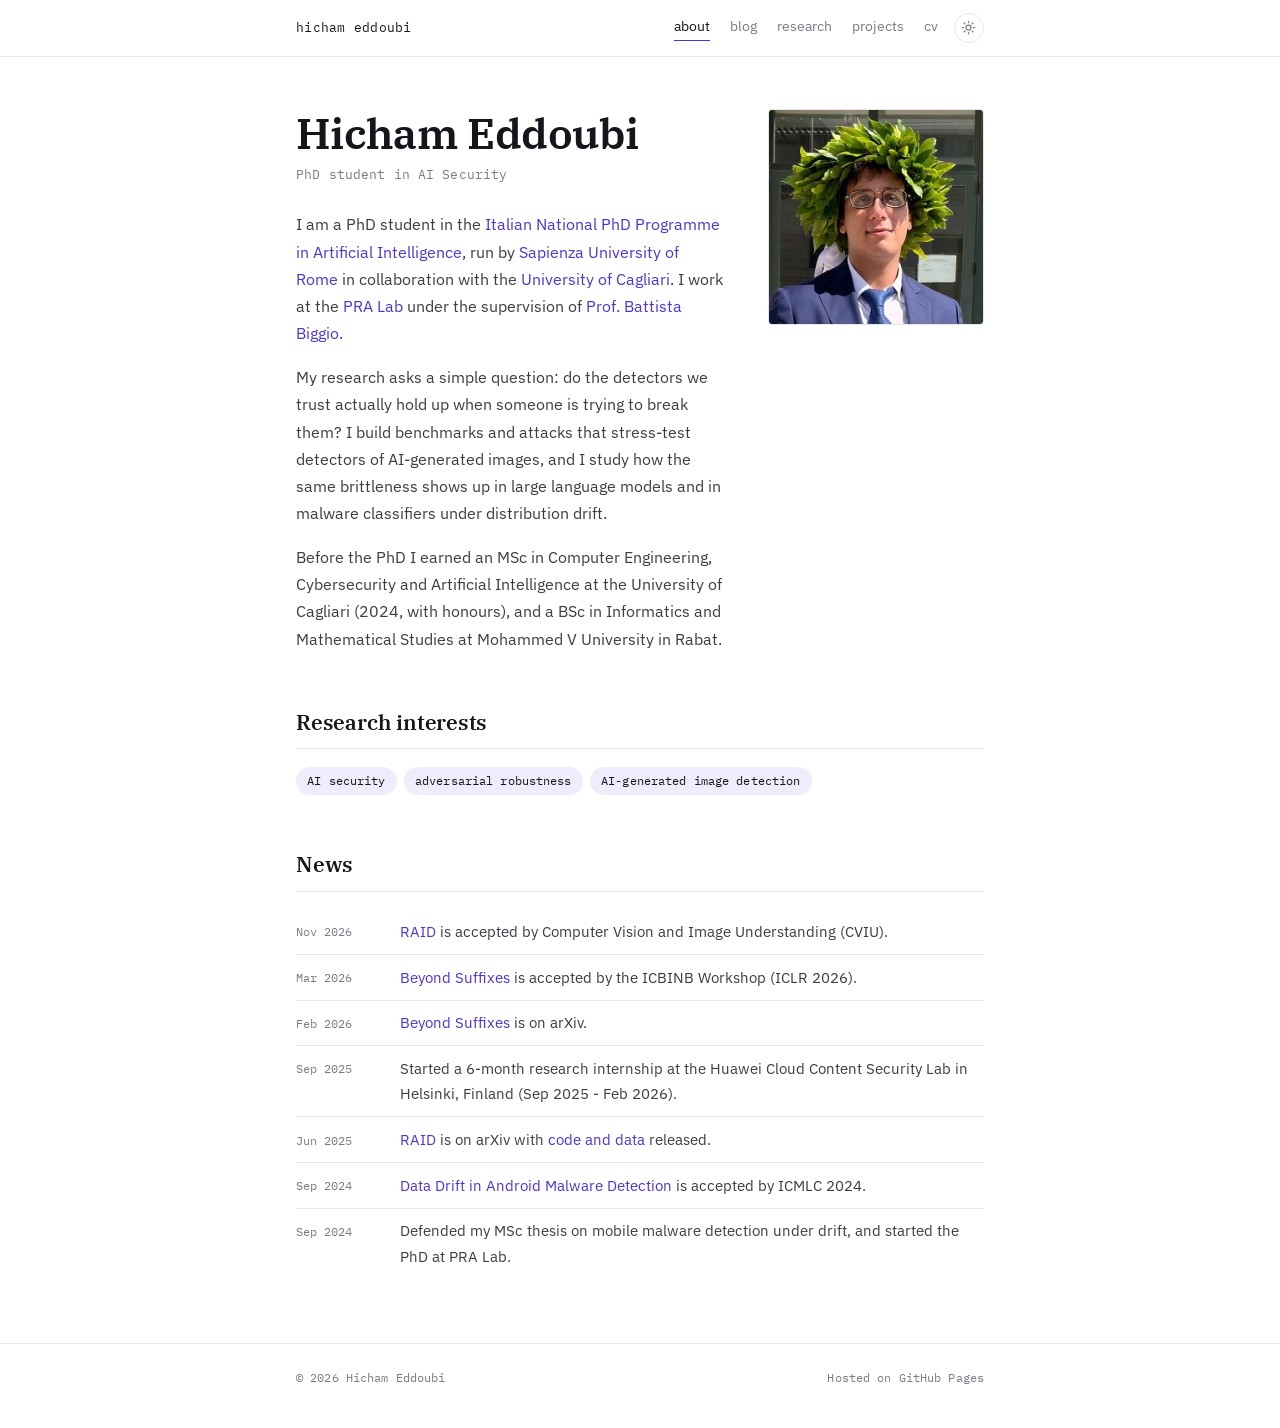
<file: index.html>
<!DOCTYPE html>
<html lang="en">
<head>
<meta charset="utf-8">
<meta name="viewport" content="width=device-width, initial-scale=1">
<title>Hicham Eddoubi</title>
<meta name="author" content="Hicham Eddoubi">
<meta name="description" content="Hicham Eddoubi is a PhD student in the Italian National PhD Programme in Artificial Intelligence, working on adversarial robustness and the detection of AI-generated images at PRA Lab, University of Cagliari.">
<meta name="keywords" content="Hicham Eddoubi, adversarial machine learning, AI-generated image detection, deepfake detection, AI security, PRA Lab, University of Cagliari, Sapienza">
<link rel="canonical" href="https://tsalmonking.github.io/">
<meta property="og:type" content="website">
<meta property="og:title" content="Hicham Eddoubi">
<meta property="og:description" content="PhD student working on adversarial robustness and AI-generated image detection.">
<link rel="icon" href="assets/img/favicon.svg" type="image/svg+xml">
<link rel="preconnect" href="https://fonts.googleapis.com">
<link rel="preconnect" href="https://fonts.gstatic.com" crossorigin>
<link href="https://fonts.googleapis.com/css2?family=IBM+Plex+Mono:wght@400;500&family=IBM+Plex+Sans:wght@400;500;600&family=IBM+Plex+Serif:wght@500;600&display=swap" rel="stylesheet">
<link rel="stylesheet" href="assets/css/main.css?v=pubs1">
</head>
<body>

<header class="masthead">
  <div class="wrap">
    <a class="brand" href="index.html">hicham eddoubi</a>
    <nav class="nav">
      <a href="index.html" aria-current="page">about</a>
      <a href="blog.html">blog</a>
      <a href="publications.html">research</a>
      <a href="projects.html">projects</a>
      <a href="cv.html">cv</a>
    </nav>
    <button class="theme-toggle" type="button" aria-label="Switch to dark theme">
      <svg class="icon-sun" viewBox="0 0 24 24" fill="none" stroke="currentColor" stroke-width="2" stroke-linecap="round" aria-hidden="true"><circle cx="12" cy="12" r="4"/><path d="M12 2v2M12 20v2M4.9 4.9l1.4 1.4M17.7 17.7l1.4 1.4M2 12h2M20 12h2M4.9 19.1l1.4-1.4M17.7 6.3l1.4-1.4"/></svg>
      <svg class="icon-moon" viewBox="0 0 24 24" fill="none" stroke="currentColor" stroke-width="2" stroke-linecap="round" stroke-linejoin="round" aria-hidden="true"><path d="M21 12.8A9 9 0 1 1 11.2 3a7 7 0 0 0 9.8 9.8z"/></svg>
    </button>
  </div>
</header>

<main>
  <div class="wrap">

    <section class="hero">
      <div>
        <h1>Hicham Eddoubi</h1>
        <p class="role">PhD student in AI Security</p>

        <p>I am a PhD student in the <a href="https://www.phd-ai.it/" target="_blank" rel="noopener">Italian National PhD Programme in Artificial Intelligence</a>, run by <a href="https://www.uniroma1.it/en" target="_blank" rel="noopener">Sapienza University of Rome</a> in collaboration with the <a href="https://www.unica.it/" target="_blank" rel="noopener">University of Cagliari</a>. I work at the <a href="https://pralab.diee.unica.it/" target="_blank" rel="noopener">PRA Lab</a> under the supervision of <a href="https://www.saiferlab.ai/people/battistabiggio" target="_blank" rel="noopener">Prof. Battista Biggio</a>.</p>

        <p>My research asks a simple question: do the detectors we trust actually hold up when someone is trying to break them? I build benchmarks and attacks that stress-test detectors of AI-generated images, and I study how the same brittleness shows up in large language models and in malware classifiers under distribution drift.</p>

        <p>Before the PhD I earned an MSc in Computer Engineering, Cybersecurity and Artificial Intelligence at the University of Cagliari (2024, with honours), and a BSc in Informatics and Mathematical Studies at Mohammed V University in Rabat.</p>
      </div>

      <div class="portrait">
        <figure>
          <img src="assets/img/he.jpg" alt="Portrait of Hicham Eddoubi" width="256" height="256">
        </figure>
      </div>
    </section>

    <section class="section">
      <h2>Research interests</h2>
      <ul class="tags">
        <li>AI security</li>
        <li>adversarial robustness</li>
        <li>AI-generated image detection</li>
      </ul>
    </section>

    <section class="section">
      <h2>News</h2>
      <ul class="news">
        <li>
          <time datetime="2026-11">Nov 2026</time>
          <span><a href="https://www.sciencedirect.com/science/article/pii/S1077314226003693" target="_blank" rel="noopener">RAID</a> is accepted by Computer Vision and Image Understanding (CVIU).</span>
        </li>
        <li>
          <time datetime="2026-03">Mar 2026</time>
          <span><a href="https://openreview.net/forum?id=HcRJvRHkYW" target="_blank" rel="noopener">Beyond Suffixes</a> is accepted by the ICBINB Workshop (ICLR 2026).</span>
        </li>
        <li>
          <time datetime="2026-02">Feb 2026</time>
          <span><a href="https://arxiv.org/abs/2602.03265" target="_blank" rel="noopener">Beyond Suffixes</a> is on arXiv.</span>
        </li>
        <li>
          <time datetime="2025-09">Sep 2025</time>
          <span>Started a 6-month research internship at the Huawei Cloud Content Security Lab in Helsinki, Finland (Sep 2025 - Feb 2026).</span>
        </li>
        <li>
          <time datetime="2025-06">Jun 2025</time>
          <span><a href="https://arxiv.org/abs/2506.03988" target="_blank" rel="noopener">RAID</a> is on arXiv with <a href="https://github.com/pralab/RAID" target="_blank" rel="noopener">code and data</a> released.</span>
        </li>
        <li>
          <time datetime="2024-09">Sep 2024</time>
          <span><a href="https://doi.org/10.1109/ICMLC63072.2024.10935015" target="_blank" rel="noopener">Data Drift in Android Malware Detection</a> is accepted by ICMLC 2024.</span>
        </li>
        <li>
          <time datetime="2024-09">Sep 2024</time>
          <span>Defended my MSc thesis on mobile malware detection under drift, and started the PhD at PRA Lab.</span>
        </li>
      </ul>
    </section>

  </div>
</main>

<footer class="colophon">
  <div class="wrap">
    <span>© 2026 Hicham Eddoubi</span>
    <span>Hosted on <a href="https://pages.github.com/" target="_blank" rel="noopener">GitHub Pages</a></span>
  </div>
</footer>

<script src="assets/js/main.js?v=pubs2"></script>
</body>
</html>
</file>
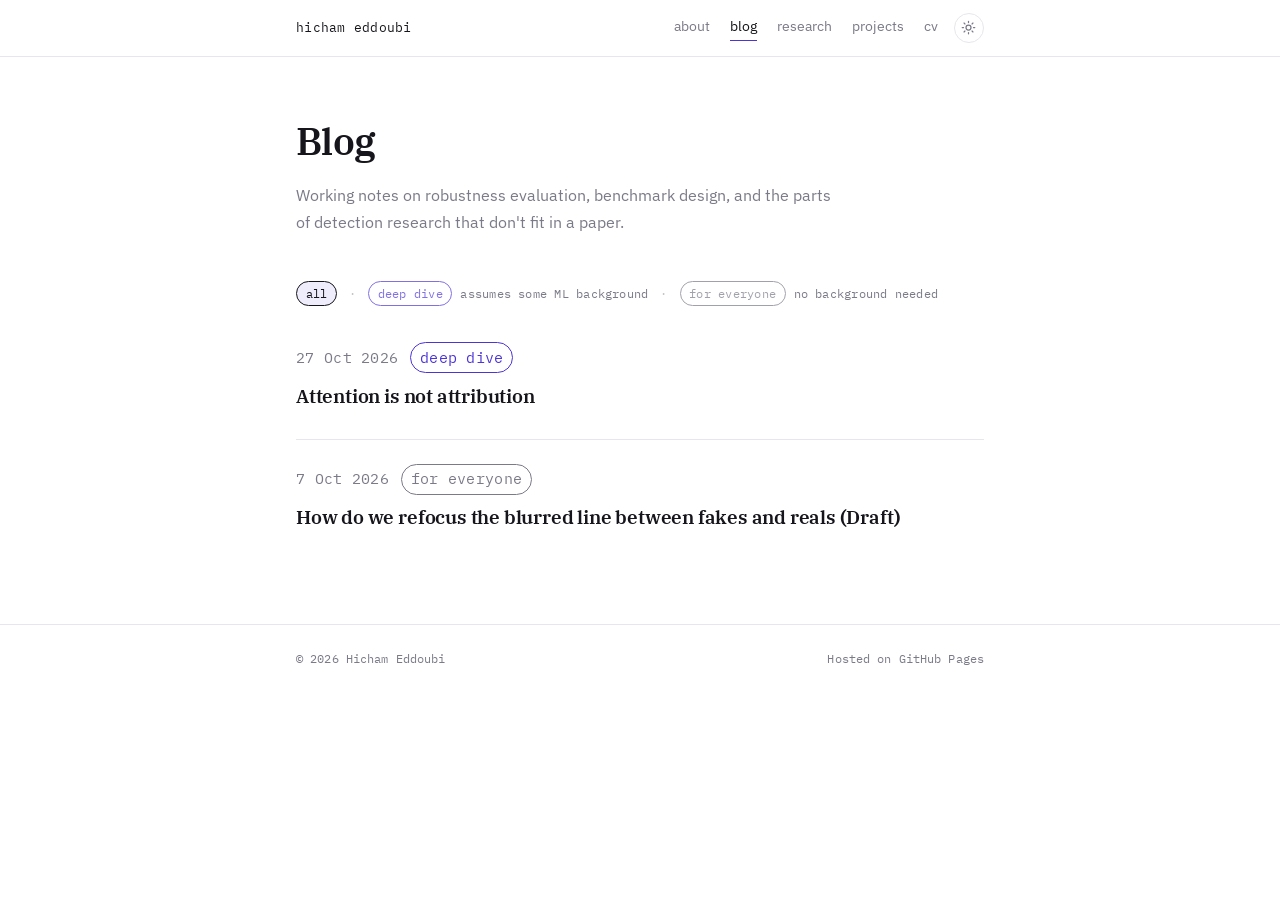
<file: blog.html>
<!DOCTYPE html>
<html lang="en">
<head>
<meta charset="utf-8">
<meta name="viewport" content="width=device-width, initial-scale=1">
<title>Blog · Hicham Eddoubi</title>
<meta name="author" content="Hicham Eddoubi">
<meta name="description" content="Notes on adversarial robustness, benchmark design, and detection research by Hicham Eddoubi.">
<link rel="alternate" type="application/rss+xml" title="Hicham Eddoubi" href="feed.xml">
<link rel="icon" href="assets/img/favicon.svg" type="image/svg+xml">
<link rel="preconnect" href="https://fonts.googleapis.com">
<link rel="preconnect" href="https://fonts.gstatic.com" crossorigin>
<link href="https://fonts.googleapis.com/css2?family=IBM+Plex+Mono:wght@400;500&family=IBM+Plex+Sans:wght@400;500;600&family=IBM+Plex+Serif:wght@500;600&display=swap" rel="stylesheet">
<link rel="stylesheet" href="assets/css/main.css?v=cce7476">
</head>
<body>

<header class="masthead">
  <div class="wrap">
    <a class="brand" href="index.html">hicham eddoubi</a>
    <nav class="nav">
      <a href="index.html">about</a>
      <a href="blog.html" aria-current="page">blog</a>
      <a href="publications.html">research</a>
      <a href="projects.html">projects</a>
      <a href="cv.html">cv</a>
    </nav>
    <button class="theme-toggle" type="button" aria-label="Switch to dark theme">
      <svg class="icon-sun" viewBox="0 0 24 24" fill="none" stroke="currentColor" stroke-width="2" stroke-linecap="round" aria-hidden="true"><circle cx="12" cy="12" r="4"/><path d="M12 2v2M12 20v2M4.9 4.9l1.4 1.4M17.7 17.7l1.4 1.4M2 12h2M20 12h2M4.9 19.1l1.4-1.4M17.7 6.3l1.4-1.4"/></svg>
      <svg class="icon-moon" viewBox="0 0 24 24" fill="none" stroke="currentColor" stroke-width="2" stroke-linecap="round" stroke-linejoin="round" aria-hidden="true"><path d="M21 12.8A9 9 0 1 1 11.2 3a7 7 0 0 0 9.8 9.8z"/></svg>
    </button>
  </div>
</header>

<main>
  <div class="wrap">

    <h1 class="page-title">Blog</h1>
    <p class="page-intro">Working notes on robustness evaluation, benchmark design, and the parts of detection research that don't fit in a paper.</p>
    <p class="post-meta level-legend level-filter" role="group" aria-label="Filter posts by depth"><button type="button" class="tag level level-all" data-level="all" aria-pressed="true">all</button> <span class="dot">·</span> <span class="lv"><button type="button" class="tag level level-deep" data-level="deep" aria-pressed="false" title="Technical: assumes ML background">deep dive</button> assumes some ML background</span> <span class="dot">·</span> <span class="lv"><button type="button" class="tag level level-easy" data-level="easy" aria-pressed="false" title="Layman-friendly: no background needed">for everyone</button> no background needed</span></p>

    <ul class="post-list">

      <li data-level="deep">
        <p class="post-meta">
          <time datetime="2026-10-27">27 Oct 2026</time>
          <span class="tag level level-deep" title="Technical: assumes ML background">deep dive</span>
        </p>
        <h3><a href="posts/attention-is-not-attribution.html">Attention is not attribution</a></h3>
      </li>

      <li data-level="easy">
        <p class="post-meta">
          <time datetime="2026-10-07">7 Oct 2026</time>
          <span class="tag level level-easy" title="Layman-friendly: no background needed">for everyone</span>
        </p>
        <h3><a href="posts/blurred-line.html">How do we refocus the blurred line between fakes and reals (Draft)</a></h3>
      </li>

    </ul>
    <p class="level-empty" hidden>No posts at this depth yet.</p>

  </div>
</main>

<footer class="colophon">
  <div class="wrap">
    <span>© 2026 Hicham Eddoubi</span>
    <span>Hosted on <a href="https://pages.github.com/" target="_blank" rel="noopener">GitHub Pages</a></span>
  </div>
</footer>

<script src="assets/js/main.js?v=cce7476"></script>
</body>
</html>
</file>
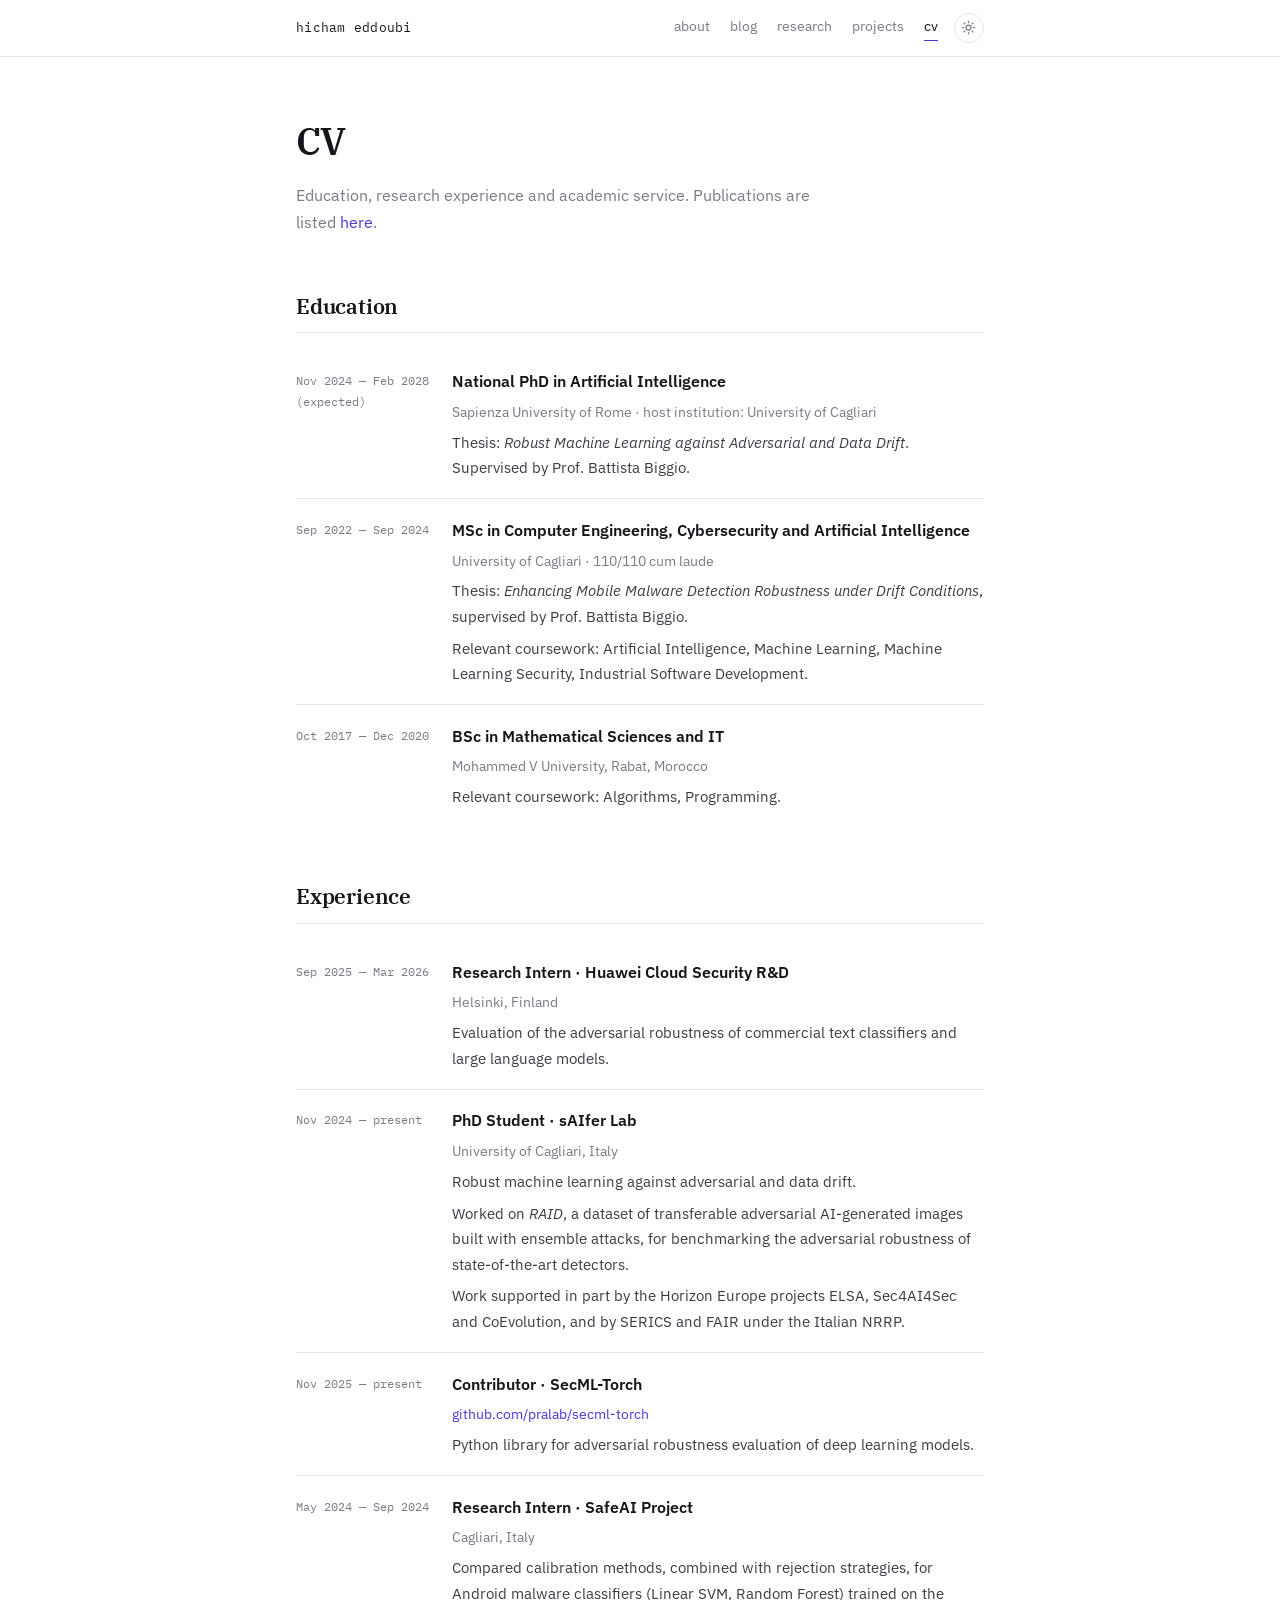
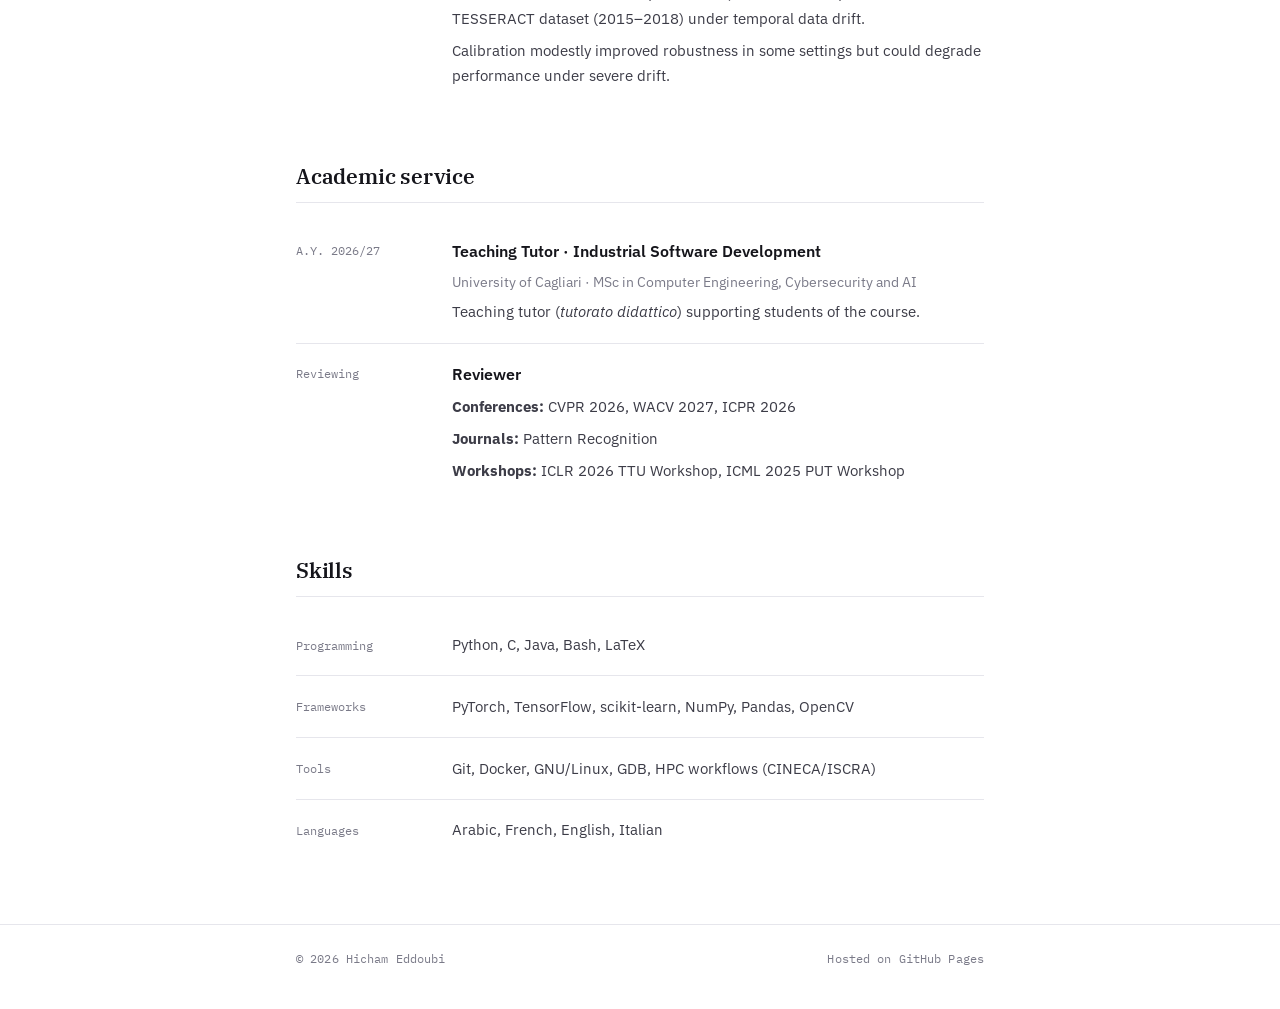
<file: cv.html>
<!DOCTYPE html>
<html lang="en">
<head>
<meta charset="utf-8">
<meta name="viewport" content="width=device-width, initial-scale=1">
<title>CV · Hicham Eddoubi</title>
<meta name="author" content="Hicham Eddoubi">
<meta name="description" content="Education, research experience, teaching and service for Hicham Eddoubi.">
<link rel="icon" href="assets/img/favicon.svg" type="image/svg+xml">
<link rel="preconnect" href="https://fonts.googleapis.com">
<link rel="preconnect" href="https://fonts.gstatic.com" crossorigin>
<link href="https://fonts.googleapis.com/css2?family=IBM+Plex+Mono:wght@400;500&family=IBM+Plex+Sans:wght@400;500;600&family=IBM+Plex+Serif:wght@500;600&display=swap" rel="stylesheet">
<link rel="stylesheet" href="assets/css/main.css?v=cce7476">
</head>
<body>

<header class="masthead">
  <div class="wrap">
    <a class="brand" href="index.html">hicham eddoubi</a>
    <nav class="nav">
      <a href="index.html">about</a>
      <a href="blog.html">blog</a>
      <a href="publications.html">research</a>
      <a href="projects.html">projects</a>
      <a href="cv.html" aria-current="page">cv</a>
    </nav>
    <button class="theme-toggle" type="button" aria-label="Switch to dark theme">
      <svg class="icon-sun" viewBox="0 0 24 24" fill="none" stroke="currentColor" stroke-width="2" stroke-linecap="round" aria-hidden="true"><circle cx="12" cy="12" r="4"/><path d="M12 2v2M12 20v2M4.9 4.9l1.4 1.4M17.7 17.7l1.4 1.4M2 12h2M20 12h2M4.9 19.1l1.4-1.4M17.7 6.3l1.4-1.4"/></svg>
      <svg class="icon-moon" viewBox="0 0 24 24" fill="none" stroke="currentColor" stroke-width="2" stroke-linecap="round" stroke-linejoin="round" aria-hidden="true"><path d="M21 12.8A9 9 0 1 1 11.2 3a7 7 0 0 0 9.8 9.8z"/></svg>
    </button>
  </div>
</header>

<main>
  <div class="wrap">

    <h1 class="page-title">CV</h1>
    <p class="page-intro">Education, research experience and academic service. Publications are listed <a href="publications.html">here</a>.</p>

    <section class="section">
      <h2>Education</h2>

      <div class="entry">
        <div class="when">Nov 2024 — Feb 2028<br>(expected)</div>
        <div>
          <h3>National PhD in Artificial Intelligence</h3>
          <p class="where">Sapienza University of Rome · host institution: University of Cagliari</p>
          <p>Thesis: <em>Robust Machine Learning against Adversarial and Data Drift</em>. Supervised by Prof. Battista Biggio.</p>
        </div>
      </div>

      <div class="entry">
        <div class="when">Sep 2022 — Sep 2024</div>
        <div>
          <h3>MSc in Computer Engineering, Cybersecurity and Artificial Intelligence</h3>
          <p class="where">University of Cagliari · 110/110 cum laude</p>
          <p>Thesis: <em>Enhancing Mobile Malware Detection Robustness under Drift Conditions</em>, supervised by Prof. Battista Biggio.</p>
          <p>Relevant coursework: Artificial Intelligence, Machine Learning, Machine Learning Security, Industrial Software Development.</p>
        </div>
      </div>

      <div class="entry">
        <div class="when">Oct 2017 — Dec 2020</div>
        <div>
          <h3>BSc in Mathematical Sciences and IT</h3>
          <p class="where">Mohammed V University, Rabat, Morocco</p>
          <p>Relevant coursework: Algorithms, Programming.</p>
        </div>
      </div>
    </section>

    <section class="section">
      <h2>Experience</h2>

      <div class="entry">
        <div class="when">Sep 2025 — Mar 2026</div>
        <div>
          <h3>Research Intern · Huawei Cloud Security R&amp;D</h3>
          <p class="where">Helsinki, Finland</p>
          <p>Evaluation of the adversarial robustness of commercial text classifiers and large language models.</p>
        </div>
      </div>

      <div class="entry">
        <div class="when">Nov 2024 — present</div>
        <div>
          <h3>PhD Student · sAIfer Lab</h3>
          <p class="where">University of Cagliari, Italy</p>
          <p>Robust machine learning against adversarial and data drift.</p>
          <p>Worked on <em>RAID</em>, a dataset of transferable adversarial AI-generated images built with ensemble attacks, for benchmarking the adversarial robustness of state-of-the-art detectors.</p>
          <p>Work supported in part by the Horizon Europe projects ELSA, Sec4AI4Sec and CoEvolution, and by SERICS and FAIR under the Italian NRRP.</p>
        </div>
      </div>

      <div class="entry">
        <div class="when">Nov 2025 — present</div>
        <div>
          <h3>Contributor · SecML-Torch</h3>
          <p class="where"><a href="https://github.com/pralab/secml-torch" target="_blank" rel="noopener">github.com/pralab/secml-torch</a></p>
          <p>Python library for adversarial robustness evaluation of deep learning models.</p>
        </div>
      </div>

      <div class="entry">
        <div class="when">May 2024 — Sep 2024</div>
        <div>
          <h3>Research Intern · SafeAI Project</h3>
          <p class="where">Cagliari, Italy</p>
          <p>Compared calibration methods, combined with rejection strategies, for Android malware classifiers (Linear SVM, Random Forest) trained on the TESSERACT dataset (2015–2018) under temporal data drift.</p>
          <p>Calibration modestly improved robustness in some settings but could degrade performance under severe drift.</p>
        </div>
      </div>
    </section>

    <section class="section">
      <h2>Academic service</h2>

      <div class="entry">
        <div class="when">A.Y. 2026/27</div>
        <div>
          <h3>Teaching Tutor · Industrial Software Development</h3>
          <p class="where">University of Cagliari · MSc in Computer Engineering, Cybersecurity and AI</p>
          <p>Teaching tutor (<em>tutorato didattico</em>) supporting students of the course.</p>
        </div>
      </div>

      <div class="entry">
        <div class="when">Reviewing</div>
        <div>
          <h3>Reviewer</h3>
          <p><strong>Conferences:</strong> CVPR 2026, WACV 2027, ICPR 2026</p>
          <p><strong>Journals:</strong> Pattern Recognition</p>
          <p><strong>Workshops:</strong> ICLR 2026 TTU Workshop, ICML 2025 PUT Workshop</p>
        </div>
      </div>
    </section>

    <section class="section">
      <h2>Skills</h2>
      <div class="entry">
        <div class="when">Programming</div>
        <div>
          <p>Python, C, Java, Bash, LaTeX</p>
        </div>
      </div>
      <div class="entry">
        <div class="when">Frameworks</div>
        <div>
          <p>PyTorch, TensorFlow, scikit-learn, NumPy, Pandas, OpenCV</p>
        </div>
      </div>
      <div class="entry">
        <div class="when">Tools</div>
        <div>
          <p>Git, Docker, GNU/Linux, GDB, HPC workflows (CINECA/ISCRA)</p>
        </div>
      </div>
      <div class="entry">
        <div class="when">Languages</div>
        <div>
          <p>Arabic, French, English, Italian</p>
        </div>
      </div>
    </section>

  </div>
</main>

<footer class="colophon">
  <div class="wrap">
    <span>© 2026 Hicham Eddoubi</span>
    <span>Hosted on <a href="https://pages.github.com/" target="_blank" rel="noopener">GitHub Pages</a></span>
  </div>
</footer>

<script src="assets/js/main.js?v=cce7476"></script>
</body>
</html>
</file>
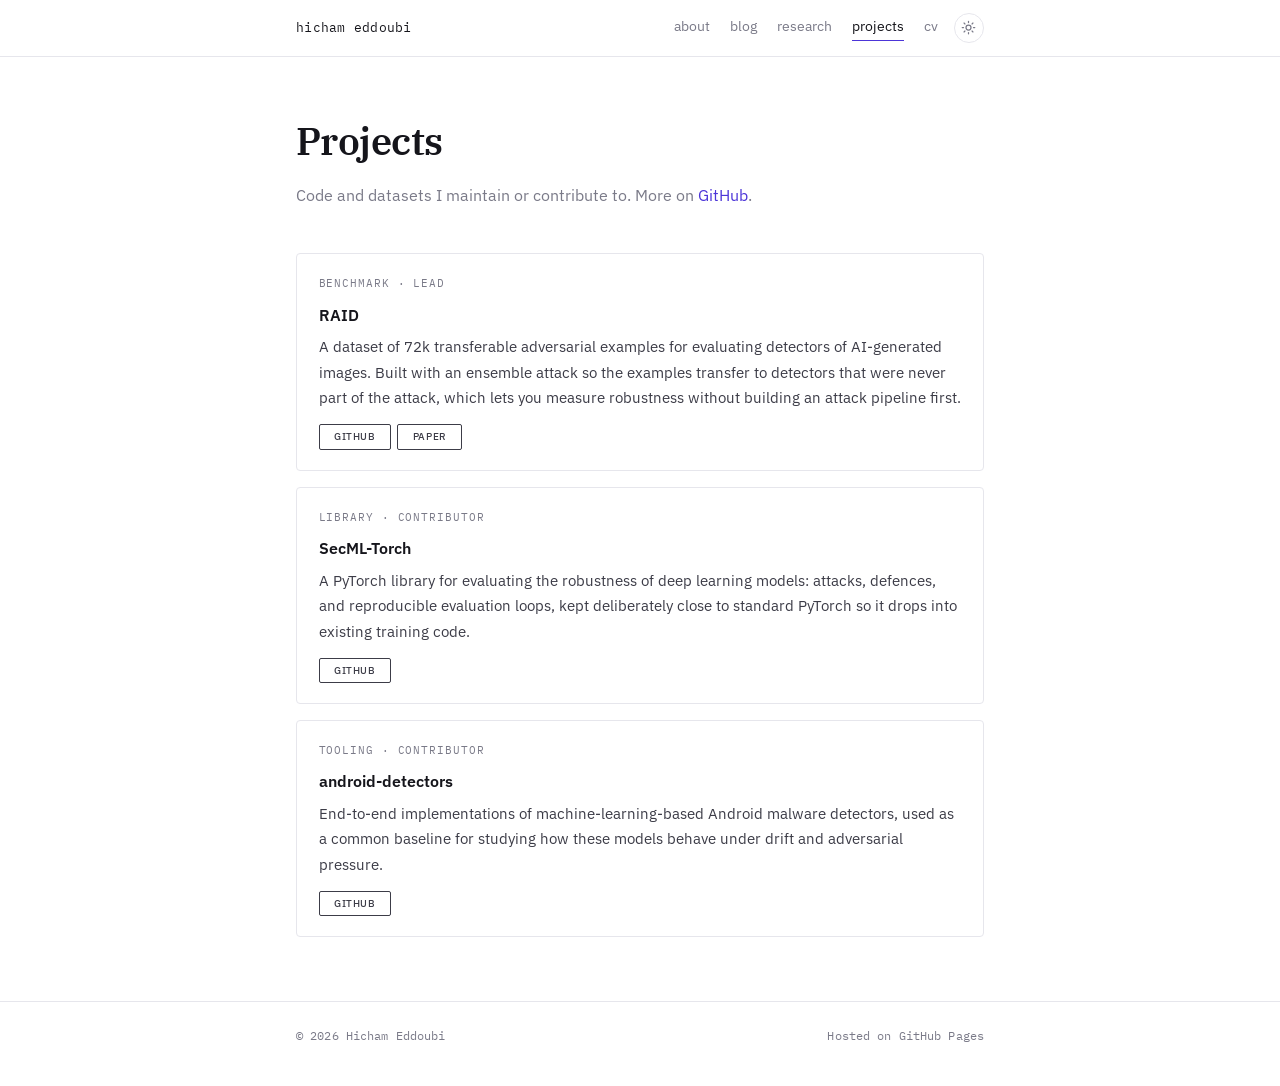
<file: projects.html>
<!DOCTYPE html>
<html lang="en">
<head>
<meta charset="utf-8">
<meta name="viewport" content="width=device-width, initial-scale=1">
<title>Projects · Hicham Eddoubi</title>
<meta name="author" content="Hicham Eddoubi">
<meta name="description" content="Open-source benchmarks and libraries for robustness evaluation, maintained or contributed to by Hicham Eddoubi.">
<link rel="icon" href="assets/img/favicon.svg" type="image/svg+xml">
<link rel="preconnect" href="https://fonts.googleapis.com">
<link rel="preconnect" href="https://fonts.gstatic.com" crossorigin>
<link href="https://fonts.googleapis.com/css2?family=IBM+Plex+Mono:wght@400;500&family=IBM+Plex+Sans:wght@400;500;600&family=IBM+Plex+Serif:wght@500;600&display=swap" rel="stylesheet">
<link rel="stylesheet" href="assets/css/main.css?v=cce7476">
</head>
<body>

<header class="masthead">
  <div class="wrap">
    <a class="brand" href="index.html">hicham eddoubi</a>
    <nav class="nav">
      <a href="index.html">about</a>
      <a href="blog.html">blog</a>
      <a href="publications.html">research</a>
      <a href="projects.html" aria-current="page">projects</a>
      <a href="cv.html">cv</a>
    </nav>
    <button class="theme-toggle" type="button" aria-label="Switch to dark theme">
      <svg class="icon-sun" viewBox="0 0 24 24" fill="none" stroke="currentColor" stroke-width="2" stroke-linecap="round" aria-hidden="true"><circle cx="12" cy="12" r="4"/><path d="M12 2v2M12 20v2M4.9 4.9l1.4 1.4M17.7 17.7l1.4 1.4M2 12h2M20 12h2M4.9 19.1l1.4-1.4M17.7 6.3l1.4-1.4"/></svg>
      <svg class="icon-moon" viewBox="0 0 24 24" fill="none" stroke="currentColor" stroke-width="2" stroke-linecap="round" stroke-linejoin="round" aria-hidden="true"><path d="M21 12.8A9 9 0 1 1 11.2 3a7 7 0 0 0 9.8 9.8z"/></svg>
    </button>
  </div>
</header>

<main>
  <div class="wrap">

    <h1 class="page-title">Projects</h1>
    <p class="page-intro">Code and datasets I maintain or contribute to. More on <a href="https://github.com/tsalmonking" target="_blank" rel="noopener">GitHub</a>.</p>

    <div class="cards">

      <article class="card">
        <p class="kicker">BENCHMARK · LEAD</p>
        <h3>RAID</h3>
        <p>A dataset of 72k transferable adversarial examples for evaluating detectors of AI-generated images. Built with an ensemble attack so the examples transfer to detectors that were never part of the attack, which lets you measure robustness without building an attack pipeline first.</p>
        <div class="pub-links">
          <a href="https://github.com/pralab/RAID" target="_blank" rel="noopener">github</a>
          <a href="https://arxiv.org/abs/2506.03988" target="_blank" rel="noopener">paper</a>
        </div>
      </article>

      <article class="card">
        <p class="kicker">LIBRARY · CONTRIBUTOR</p>
        <h3>SecML-Torch</h3>
        <p>A PyTorch library for evaluating the robustness of deep learning models: attacks, defences, and reproducible evaluation loops, kept deliberately close to standard PyTorch so it drops into existing training code.</p>
        <div class="pub-links">
          <a href="https://github.com/pralab/secml-torch" target="_blank" rel="noopener">github</a>
        </div>
      </article>

      <article class="card">
        <p class="kicker">TOOLING · CONTRIBUTOR</p>
        <h3>android-detectors</h3>
        <p>End-to-end implementations of machine-learning-based Android malware detectors, used as a common baseline for studying how these models behave under drift and adversarial pressure.</p>
        <div class="pub-links">
          <a href="https://github.com/pralab/android-detectors" target="_blank" rel="noopener">github</a>
        </div>
      </article>

    </div>

  </div>
</main>

<footer class="colophon">
  <div class="wrap">
    <span>© 2026 Hicham Eddoubi</span>
    <span>Hosted on <a href="https://pages.github.com/" target="_blank" rel="noopener">GitHub Pages</a></span>
  </div>
</footer>

<script src="assets/js/main.js?v=cce7476"></script>
</body>
</html>
</file>
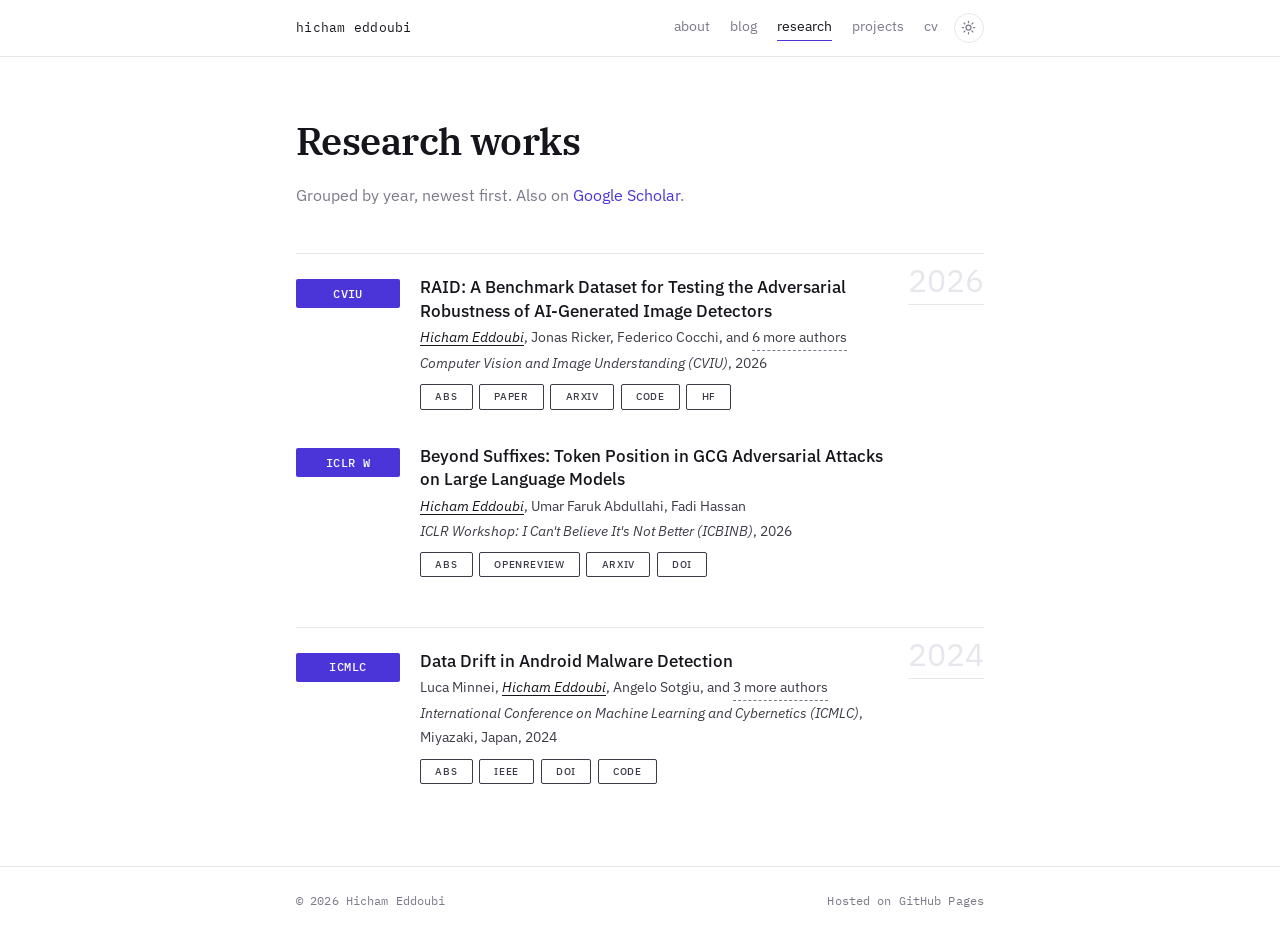
<file: publications.html>
<!DOCTYPE html>
<html lang="en">
<head>
<meta charset="utf-8">
<meta name="viewport" content="width=device-width, initial-scale=1">
<title>Research works · Hicham Eddoubi</title>
<meta name="author" content="Hicham Eddoubi">
<meta name="description" content="Papers and preprints by Hicham Eddoubi on adversarial robustness, AI-generated image detection, and malware detection under drift.">
<link rel="icon" href="assets/img/favicon.svg" type="image/svg+xml">
<link rel="preconnect" href="https://fonts.googleapis.com">
<link rel="preconnect" href="https://fonts.gstatic.com" crossorigin>
<link href="https://fonts.googleapis.com/css2?family=IBM+Plex+Mono:wght@400;500&family=IBM+Plex+Sans:wght@400;500;600&family=IBM+Plex+Serif:wght@500;600&display=swap" rel="stylesheet">
<link rel="stylesheet" href="assets/css/main.css?v=pubs1">
</head>
<body>

<header class="masthead">
  <div class="wrap">
    <a class="brand" href="index.html">hicham eddoubi</a>
    <nav class="nav">
      <a href="index.html">about</a>
      <a href="blog.html">blog</a>
      <a href="publications.html" aria-current="page">research</a>
      <a href="projects.html">projects</a>
      <a href="cv.html">cv</a>
    </nav>
    <button class="theme-toggle" type="button" aria-label="Switch to dark theme">
      <svg class="icon-sun" viewBox="0 0 24 24" fill="none" stroke="currentColor" stroke-width="2" stroke-linecap="round" aria-hidden="true"><circle cx="12" cy="12" r="4"/><path d="M12 2v2M12 20v2M4.9 4.9l1.4 1.4M17.7 17.7l1.4 1.4M2 12h2M20 12h2M4.9 19.1l1.4-1.4M17.7 6.3l1.4-1.4"/></svg>
      <svg class="icon-moon" viewBox="0 0 24 24" fill="none" stroke="currentColor" stroke-width="2" stroke-linecap="round" stroke-linejoin="round" aria-hidden="true"><path d="M21 12.8A9 9 0 1 1 11.2 3a7 7 0 0 0 9.8 9.8z"/></svg>
    </button>
  </div>
</header>

<main>
  <div class="wrap">

    <h1 class="page-title">Research works</h1>
    <p class="page-intro">Grouped by year, newest first. Also on <a href="https://scholar.google.com/citations?user=aPghm40AAAAJ&amp;hl=en" target="_blank" rel="noopener">Google Scholar</a>.</p>

    <section class="pub-group">
      <h2 class="pub-year">2026</h2>
      <ol class="pub-list">

        <li class="pub">
          <div class="pub-side"><abbr class="pub-badge" title="Computer Vision and Image Understanding">CVIU</abbr></div>
          <div class="pub-body">
            <div class="pub-title">RAID: A Benchmark Dataset for Testing the Adversarial Robustness of AI-Generated Image Detectors</div>
            <div class="authors"><span class="me">Hicham Eddoubi</span>, Jonas Ricker, Federico Cocchi, and <button type="button" class="more-authors" data-authors="Angelo Sotgiu, Maura Pintor, Marcella Cornia, Lorenzo Baraldi, Asja Fischer, Battista Biggio">6 more authors</button></div>
            <div class="venue"><em>Computer Vision and Image Understanding (CVIU)</em>, 2026</div>
            <div class="pub-links">
              <button type="button" class="abs-toggle" aria-expanded="false">Abs</button>
              <a href="https://www.sciencedirect.com/science/article/pii/S1077314226003693" target="_blank" rel="noopener">Paper</a>
              <a href="https://arxiv.org/abs/2506.03988" target="_blank" rel="noopener">arXiv</a>
              <a href="https://github.com/pralab/RAID" target="_blank" rel="noopener">Code</a>
              <a href="https://huggingface.co/papers/2506.03988" target="_blank" rel="noopener">HF</a>
            </div>
            <p class="abstract" hidden>Detectors of AI-generated images report high accuracy, but they are almost always evaluated under idealised conditions. RAID is a dataset of 72k transferable adversarial examples, produced by an ensemble attack across seven detectors and four text-to-image generators, so that robustness can be measured without re-running an attack pipeline from scratch.</p>
          </div>
        </li>

        <li class="pub">
          <div class="pub-side"><abbr class="pub-badge" title="ICLR 2026 Workshop: I Can't Believe It's Not Better">ICLR W</abbr></div>
          <div class="pub-body">
            <div class="pub-title">Beyond Suffixes: Token Position in GCG Adversarial Attacks on Large Language Models</div>
            <div class="authors"><span class="me">Hicham Eddoubi</span>, Umar Faruk Abdullahi, Fadi Hassan</div>
            <div class="venue"><em>ICLR Workshop: I Can't Believe It's Not Better (ICBINB)</em>, 2026</div>
            <div class="pub-links">
              <button type="button" class="abs-toggle" aria-expanded="false">Abs</button>
              <a href="https://openreview.net/forum?id=HcRJvRHkYW" target="_blank" rel="noopener">OpenReview</a>
              <a href="https://arxiv.org/abs/2602.03265" target="_blank" rel="noopener">arXiv</a>
              <a href="https://doi.org/10.48550/arXiv.2602.03265" target="_blank" rel="noopener">DOI</a>
            </div>
            <p class="abstract" hidden>GCG-style attacks conventionally append an adversarial suffix. We examine what happens when the optimised tokens are placed elsewhere in the prompt, and what that says about where a model's safety behaviour is actually anchored.</p>
          </div>
        </li>

      </ol>
    </section>

    <section class="pub-group">
      <h2 class="pub-year">2024</h2>
      <ol class="pub-list">

        <li class="pub">
          <div class="pub-side"><abbr class="pub-badge" title="International Conference on Machine Learning and Cybernetics">ICMLC</abbr></div>
          <div class="pub-body">
            <div class="pub-title">Data Drift in Android Malware Detection</div>
            <div class="authors">Luca Minnei, <span class="me">Hicham Eddoubi</span>, Angelo Sotgiu, and <button type="button" class="more-authors" data-authors="Maura Pintor, Ambra Demontis, Battista Biggio">3 more authors</button></div>
            <div class="venue"><em>International Conference on Machine Learning and Cybernetics (ICMLC)</em>, Miyazaki, Japan, 2024</div>
            <div class="pub-links">
              <button type="button" class="abs-toggle" aria-expanded="false">Abs</button>
              <a href="https://ieeexplore.ieee.org/document/10935015" target="_blank" rel="noopener">IEEE</a>
              <a href="https://doi.org/10.1109/ICMLC63072.2024.10935015" target="_blank" rel="noopener">DOI</a>
              <a href="https://github.com/pralab/android-detectors" target="_blank" rel="noopener">Code</a>
            </div>
            <p class="abstract" hidden>How Android malware classifiers degrade as the app ecosystem shifts underneath them, and what that means for how these systems should be evaluated and maintained.</p>
          </div>
        </li>

      </ol>
    </section>

  </div>
</main>

<footer class="colophon">
  <div class="wrap">
    <span>© 2026 Hicham Eddoubi</span>
    <span>Hosted on <a href="https://pages.github.com/" target="_blank" rel="noopener">GitHub Pages</a></span>
  </div>
</footer>

<script src="assets/js/main.js?v=pubs2"></script>
</body>
</html>
</file>
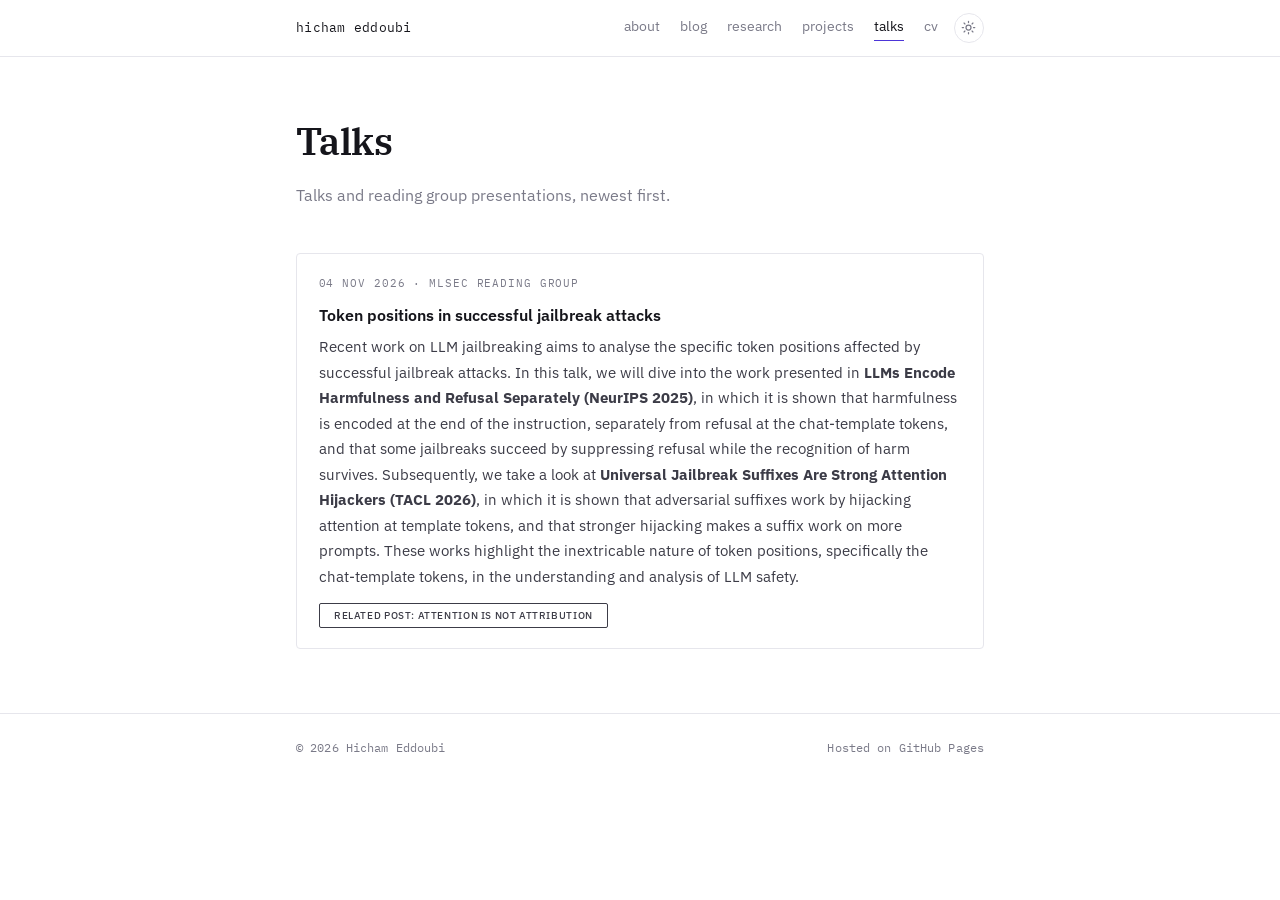
<file: talks.html>
<!DOCTYPE html>
<html lang="en">
<head>
<meta charset="utf-8">
<meta name="viewport" content="width=device-width, initial-scale=1">
<title>Talks · Hicham Eddoubi</title>
<meta name="author" content="Hicham Eddoubi">
<meta name="description" content="Talks and reading group presentations by Hicham Eddoubi.">
<link rel="icon" href="assets/img/favicon.svg" type="image/svg+xml">
<link rel="preconnect" href="https://fonts.googleapis.com">
<link rel="preconnect" href="https://fonts.gstatic.com" crossorigin>
<link href="https://fonts.googleapis.com/css2?family=IBM+Plex+Mono:wght@400;500&family=IBM+Plex+Sans:wght@400;500;600&family=IBM+Plex+Serif:wght@500;600&display=swap" rel="stylesheet">
<link rel="stylesheet" href="assets/css/main.css">
</head>
<body>

<header class="masthead">
  <div class="wrap">
    <a class="brand" href="index.html">hicham eddoubi</a>
    <nav class="nav">
      <a href="index.html">about</a>
      <a href="blog.html">blog</a>
      <a href="publications.html">research</a>
      <a href="projects.html">projects</a>
      <a href="talks.html" aria-current="page">talks</a>
      <a href="cv.html">cv</a>
    </nav>
    <button class="theme-toggle" type="button" aria-label="Switch to dark theme">
      <svg class="icon-sun" viewBox="0 0 24 24" fill="none" stroke="currentColor" stroke-width="2" stroke-linecap="round" aria-hidden="true"><circle cx="12" cy="12" r="4"/><path d="M12 2v2M12 20v2M4.9 4.9l1.4 1.4M17.7 17.7l1.4 1.4M2 12h2M20 12h2M4.9 19.1l1.4-1.4M17.7 6.3l1.4-1.4"/></svg>
      <svg class="icon-moon" viewBox="0 0 24 24" fill="none" stroke="currentColor" stroke-width="2" stroke-linecap="round" stroke-linejoin="round" aria-hidden="true"><path d="M21 12.8A9 9 0 1 1 11.2 3a7 7 0 0 0 9.8 9.8z"/></svg>
    </button>
  </div>
</header>

<main>
  <div class="wrap">

    <h1 class="page-title">Talks</h1>
    <p class="page-intro">Talks and reading group presentations, newest first.</p>

    <div class="cards">

      <article class="card">
        <p class="kicker">04 NOV 2026 · MLSEC READING GROUP</p>
        <h3>Token positions in successful jailbreak attacks</h3>
        <p>Recent work on LLM jailbreaking aims to analyse the specific token positions affected by successful jailbreak attacks. In this talk, we will dive into the work presented in <strong>LLMs Encode Harmfulness and Refusal Separately (NeurIPS 2025)</strong>, in which it is shown that harmfulness is encoded at the end of the instruction, separately from refusal at the chat-template tokens, and that some jailbreaks succeed by suppressing refusal while the recognition of harm survives. Subsequently, we take a look at <strong>Universal Jailbreak Suffixes Are Strong Attention Hijackers (TACL 2026)</strong>, in which it is shown that adversarial suffixes work by hijacking attention at template tokens, and that stronger hijacking makes a suffix work on more prompts. These works highlight the inextricable nature of token positions, specifically the chat-template tokens, in the understanding and analysis of LLM safety.</p>
        <div class="pub-links">
          <a href="posts/attention-is-not-attribution.html">related post: attention is not attribution</a>
        </div>
      </article>

    </div>

  </div>
</main>

<footer class="colophon">
  <div class="wrap">
    <span>© 2026 Hicham Eddoubi</span>
    <span>Hosted on <a href="https://pages.github.com/" target="_blank" rel="noopener">GitHub Pages</a></span>
  </div>
</footer>

<script src="assets/js/main.js"></script>
</body>
</html>
</file>
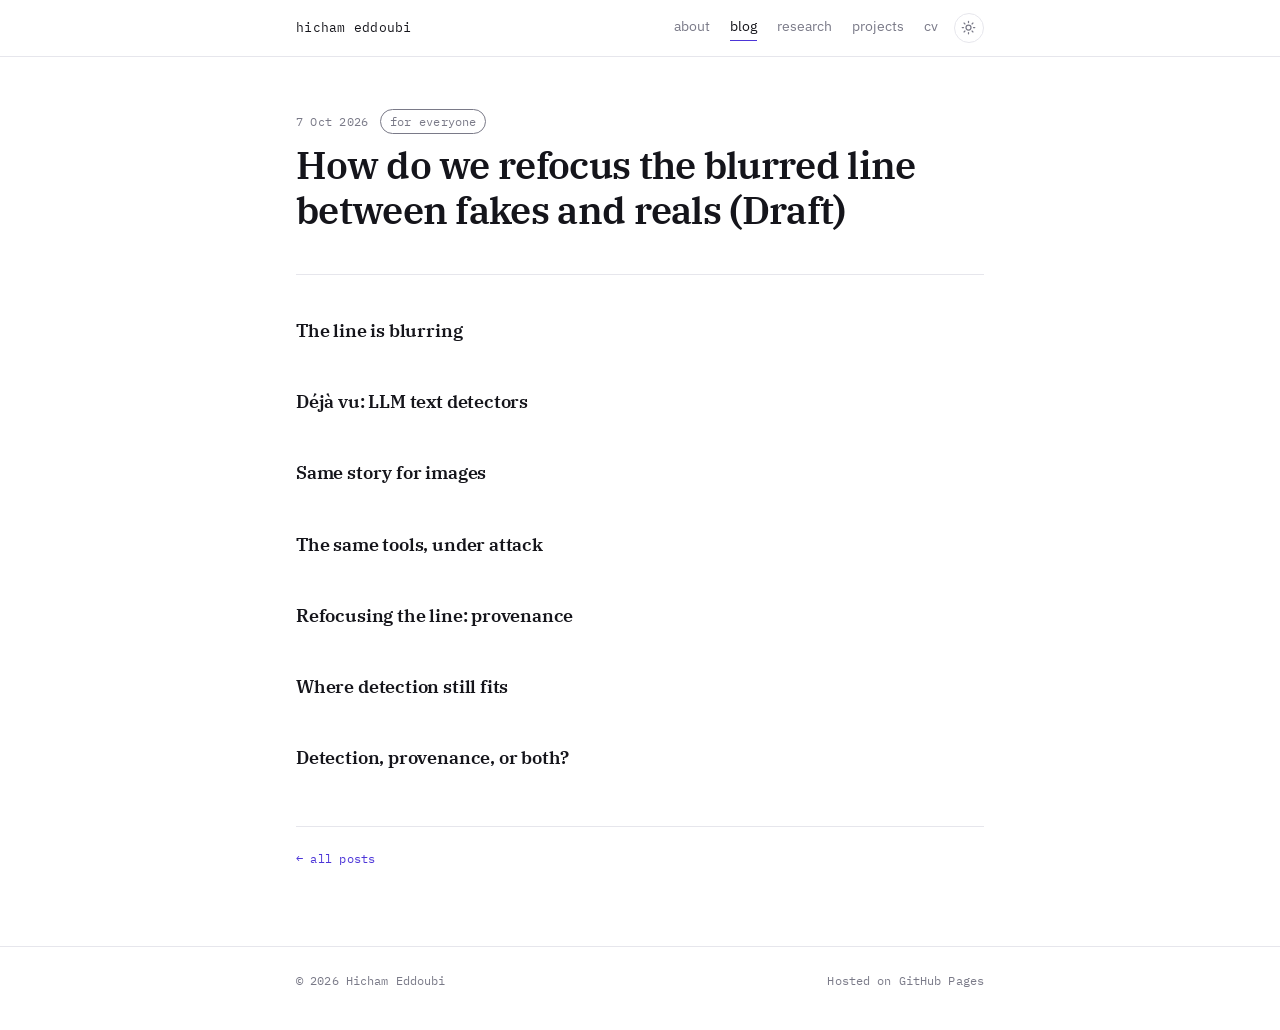
<file: posts/blurred-line.html>
<!DOCTYPE html>
<html lang="en">
<head>
<meta charset="utf-8">
<meta name="viewport" content="width=device-width, initial-scale=1">
<title>How do we refocus the blurred line between fakes and reals (Draft) · Hicham Eddoubi</title>
<meta name="author" content="Hicham Eddoubi">
<meta name="description" content="">
<meta property="og:type" content="article">
<meta property="og:title" content="How do we refocus the blurred line between fakes and reals (Draft)">
<meta property="og:description" content="">
<link rel="icon" href="../assets/img/favicon.svg" type="image/svg+xml">
<link rel="preconnect" href="https://fonts.googleapis.com">
<link rel="preconnect" href="https://fonts.gstatic.com" crossorigin>
<link href="https://fonts.googleapis.com/css2?family=IBM+Plex+Mono:wght@400;500&family=IBM+Plex+Sans:wght@400;500;600&family=IBM+Plex+Serif:wght@500;600&display=swap" rel="stylesheet">
<link rel="stylesheet" href="../assets/css/main.css?v=cce7476">
</head>
<body>

<header class="masthead">
  <div class="wrap">
    <a class="brand" href="../index.html">hicham eddoubi</a>
    <nav class="nav">
      <a href="../index.html">about</a>
      <a href="../blog.html" aria-current="page">blog</a>
      <a href="../publications.html">research</a>
      <a href="../projects.html">projects</a>
      <a href="../cv.html">cv</a>
    </nav>
    <button class="theme-toggle" type="button" aria-label="Switch to dark theme">
      <svg class="icon-sun" viewBox="0 0 24 24" fill="none" stroke="currentColor" stroke-width="2" stroke-linecap="round" aria-hidden="true"><circle cx="12" cy="12" r="4"/><path d="M12 2v2M12 20v2M4.9 4.9l1.4 1.4M17.7 17.7l1.4 1.4M2 12h2M20 12h2M4.9 19.1l1.4-1.4M17.7 6.3l1.4-1.4"/></svg>
      <svg class="icon-moon" viewBox="0 0 24 24" fill="none" stroke="currentColor" stroke-width="2" stroke-linecap="round" stroke-linejoin="round" aria-hidden="true"><path d="M21 12.8A9 9 0 1 1 11.2 3a7 7 0 0 0 9.8 9.8z"/></svg>
    </button>
  </div>
</header>

<main>
  <div class="wrap">

    <article>
      <div class="post-head">
        <p class="post-meta">
          <time datetime="2026-10-07">7 Oct 2026</time>
          <a class="tag level level-easy" href="../blog.html?level=easy" title="Layman-friendly: no background needed">for everyone</a>
        </p>
        <h1>How do we refocus the blurred line between fakes and reals (Draft)</h1>
      </div>

      <div class="prose">

        <!-- standfirst: TODO -->

        <h2>The line is blurring</h2>
        <!-- TODO -->

        <h2>Déjà vu: LLM text detectors</h2>
        <!-- TODO -->

        <h2>Same story for images</h2>
        <!-- TODO -->

        <h2>The same tools, under attack</h2>
        <!-- TODO -->

        <h2>Refocusing the line: provenance</h2>
        <!-- TODO -->

        <h2>Where detection still fits</h2>
        <!-- TODO -->

        <h2>Detection, provenance, or both?</h2>
        <!-- TODO -->

      </div>

      <p class="post-foot"><a href="../blog.html">← all posts</a></p>
    </article>

  </div>
</main>

<footer class="colophon">
  <div class="wrap">
    <span>© 2026 Hicham Eddoubi</span>
    <span>Hosted on <a href="https://pages.github.com/" target="_blank" rel="noopener">GitHub Pages</a></span>
  </div>
</footer>

<script src="../assets/js/main.js?v=cce7476"></script>
</body>
</html>
</file>
<file: assets/css/main.css>
/* ============================================================
   Hicham Eddoubi — personal site
   Single stylesheet. Edit tokens below to re-skin everything.
   ============================================================ */

:root {
  /* type */
  --font-display: "IBM Plex Serif", Georgia, serif;
  --font-body: "IBM Plex Sans", -apple-system, BlinkMacSystemFont, "Segoe UI", sans-serif;
  --font-mono: "IBM Plex Mono", ui-monospace, SFMono-Regular, Menlo, monospace;

  /* colour */
  --paper: #ffffff;
  --paper-soft: #f7f7fa;
  --ink: #15151b;
  --body: #3c3c47;
  --muted: #7a7a88;
  --rule: #e6e6ec;
  --accent: #4c35d8;
  --accent-soft: rgba(76, 53, 216, 0.09);

  /* metrics */
  --measure: 46rem;
  --gutter: 1.5rem;
  --radius: 4px;
}

html[data-theme="dark"] {
  --paper: #131318;
  --paper-soft: #1b1b22;
  --ink: #ececf2;
  --body: #b6b6c4;
  --muted: #82828f;
  --rule: #2a2a33;
  --accent: #9b8cff;
  --accent-soft: rgba(155, 140, 255, 0.13);
}

*,
*::before,
*::after { box-sizing: border-box; }

html {
  -webkit-text-size-adjust: 100%;
  scroll-behavior: smooth;
}

body {
  margin: 0;
  background: var(--paper);
  color: var(--body);
  font-family: var(--font-body);
  font-size: 1rem;
  line-height: 1.7;
  -webkit-font-smoothing: antialiased;
  transition: background-color 0.25s ease, color 0.25s ease;
}

/* ---------- links ---------- */

a {
  color: var(--accent);
  text-decoration: none;
  border-bottom: 1px solid transparent;
  transition: border-color 0.15s ease, color 0.15s ease;
}

a:hover { border-bottom-color: var(--accent); }

a:focus-visible,
button:focus-visible {
  outline: 2px solid var(--accent);
  outline-offset: 3px;
  border-radius: 2px;
}

/* ---------- layout ---------- */

.wrap {
  max-width: var(--measure);
  margin: 0 auto;
  padding: 0 var(--gutter);
}

main { padding: 3.25rem 0 4rem; }

.section { margin-top: 3.25rem; }
.section:first-child { margin-top: 0; }

/* ---------- header ---------- */

.masthead {
  position: sticky;
  top: 0;
  z-index: 20;
  background: color-mix(in srgb, var(--paper) 88%, transparent);
  backdrop-filter: blur(10px);
  border-bottom: 1px solid var(--rule);
}

@supports not (backdrop-filter: blur(10px)) {
  .masthead { background: var(--paper); }
}

.masthead .wrap {
  display: flex;
  align-items: center;
  justify-content: space-between;
  gap: 1rem;
  min-height: 3.5rem;
}

.brand {
  font-family: var(--font-mono);
  font-size: 0.8125rem;
  letter-spacing: 0.02em;
  color: var(--ink);
  border-bottom: none;
  white-space: nowrap;
}

.brand:hover { color: var(--accent); border-bottom: none; }

.nav {
  display: flex;
  align-items: center;
  gap: 1.25rem;
  margin-left: auto;
}

.nav a {
  font-size: 0.875rem;
  color: var(--muted);
  border-bottom: 1px solid transparent;
  padding-bottom: 1px;
}

.nav a:hover { color: var(--ink); border-bottom-color: var(--rule); }

.nav a[aria-current="page"] {
  color: var(--ink);
  border-bottom-color: var(--accent);
}

/* theme switch */

.theme-toggle {
  appearance: none;
  background: none;
  border: 1px solid var(--rule);
  border-radius: 999px;
  width: 1.9rem;
  height: 1.9rem;
  display: grid;
  place-items: center;
  cursor: pointer;
  color: var(--muted);
  padding: 0;
  flex: none;
}

.theme-toggle:hover { color: var(--ink); border-color: var(--muted); }
.theme-toggle svg { width: 15px; height: 15px; }
html[data-theme="dark"] .theme-toggle .icon-sun { display: none; }
html:not([data-theme="dark"]) .theme-toggle .icon-moon { display: none; }

/* ---------- hero ---------- */

.hero {
  display: grid;
  grid-template-columns: 1fr 13.5rem;
  gap: 2.75rem;
  align-items: start;
}

.hero h1 {
  font-family: var(--font-display);
  font-weight: 600;
  font-size: clamp(2rem, 5vw, 2.7rem);
  line-height: 1.12;
  letter-spacing: -0.015em;
  color: var(--ink);
  margin: 0 0 0.4rem;
}

.hero .role {
  font-family: var(--font-mono);
  font-size: 0.8125rem;
  color: var(--muted);
  letter-spacing: 0.01em;
  margin: 0 0 1.6rem;
}

.hero p { margin: 0 0 1.05rem; }
.hero p:last-of-type { margin-bottom: 0; }

/* ---------- portrait ---------- */

.portrait { position: relative; }

.portrait figure {
  margin: 0;
  position: relative;
  border-radius: var(--radius);
  overflow: hidden;
  background: var(--paper-soft);
  border: 1px solid var(--rule);
}

.portrait img {
  display: block;
  width: 100%;
  height: auto;
  aspect-ratio: 1 / 1;
  object-fit: cover;
}

@media (prefers-reduced-motion: reduce) {
  html { scroll-behavior: auto; }
  body { transition: none; }
}

/* ---------- social row ---------- */

.social {
  display: flex;
  flex-wrap: wrap;
  gap: 1.1rem;
  margin-top: 2rem;
  padding-top: 1.4rem;
  border-top: 1px solid var(--rule);
}

.social a {
  display: inline-flex;
  align-items: center;
  gap: 0.4rem;
  font-family: var(--font-mono);
  font-size: 0.75rem;
  color: var(--muted);
  letter-spacing: 0.02em;
  border-bottom: none;
}

.social a:hover { color: var(--accent); border-bottom: none; }
.social svg { width: 15px; height: 15px; flex: none; }

/* ---------- headings ---------- */

h2 {
  font-family: var(--font-display);
  font-weight: 600;
  font-size: 1.3rem;
  letter-spacing: -0.01em;
  color: var(--ink);
  margin: 0 0 1.1rem;
  padding-bottom: 0.5rem;
  border-bottom: 1px solid var(--rule);
}

h3 {
  font-family: var(--font-body);
  font-weight: 600;
  font-size: 1rem;
  color: var(--ink);
  margin: 0 0 0.35rem;
}

.page-title {
  font-family: var(--font-display);
  font-weight: 600;
  font-size: clamp(1.9rem, 4.5vw, 2.4rem);
  letter-spacing: -0.015em;
  color: var(--ink);
  margin: 0 0 0.5rem;
}

.page-intro {
  color: var(--muted);
  margin: 0 0 2.75rem;
  max-width: 34rem;
}

/* ---------- interests ---------- */

.tags {
  display: flex;
  flex-wrap: wrap;
  gap: 0.45rem;
  padding: 0;
  margin: 0;
  list-style: none;
}

.tags li {
  font-family: var(--font-mono);
  font-size: 0.72rem;
  letter-spacing: 0.01em;
  color: var(--ink);
  background: var(--accent-soft);
  border-radius: 999px;
  padding: 0.28rem 0.7rem;
}

/* ---------- news ---------- */

.news {
  list-style: none;
  margin: 0;
  padding: 0;
}

.news li {
  display: grid;
  grid-template-columns: 5.5rem 1fr;
  gap: 1rem;
  padding: 0.6rem 0;
  border-bottom: 1px solid var(--rule);
  font-size: 0.9375rem;
}

.news li:last-child { border-bottom: none; }

.news time {
  font-family: var(--font-mono);
  font-size: 0.75rem;
  color: var(--muted);
  padding-top: 0.22rem;
}

/* ---------- publications (year-grouped list) ---------- */

.pub-group {
  position: relative;
  border-top: 1px solid var(--rule);
  margin-top: 2rem;
  padding-top: 0.25rem;
}

.pub-year {
  position: absolute;
  top: 0.6rem;
  right: 0;
  margin: 0;
  font-family: var(--font-body);
  font-size: 2rem;
  font-weight: 400;
  letter-spacing: 0;
  color: var(--rule);
  line-height: 1;
}

[data-theme="dark"] .pub-year { color: color-mix(in srgb, var(--muted) 45%, transparent); }

.pub-list {
  list-style: none;
  margin: 0;
  padding: 0 5.5rem 0 0;
}

.pub {
  display: grid;
  grid-template-columns: 6.5rem 1fr;
  gap: 1.25rem;
  padding: 1.1rem 0;
}

.pub-side { padding-top: 0.2rem; }

.pub-badge {
  display: block;
  text-align: center;
  font-family: var(--font-mono);
  font-size: 0.72rem;
  font-weight: 500;
  letter-spacing: 0.04em;
  text-decoration: none;
  color: #fff;
  background: var(--accent);
  border-radius: 2px;
  padding: 0.3rem 0.4rem;
}

.pub-title {
  font-size: 1.05rem;
  font-weight: 500;
  line-height: 1.4;
  color: var(--ink);
  margin-bottom: 0.15rem;
}

.pub .authors {
  font-size: 0.9rem;
  color: var(--body);
}

.pub .authors .me {
  font-style: italic;
  color: var(--ink);
  text-decoration: underline;
  text-underline-offset: 3px;
}

.more-authors {
  font: inherit;
  color: inherit;
  background: none;
  border: none;
  padding: 0;
  cursor: pointer;
  border-bottom: 1px dashed var(--muted);
}

.pub .venue {
  font-size: 0.9rem;
  color: var(--body);
  margin-bottom: 0.55rem;
}

.pub-links {
  display: flex;
  flex-wrap: wrap;
  gap: 0.4rem;
}

.pub-links a,
.pub-links button {
  font-family: var(--font-body);
  font-size: 0.64rem;
  font-weight: 500;
  letter-spacing: 0.06em;
  text-transform: uppercase;
  color: var(--body);
  background: none;
  border: 1px solid var(--body);
  border-radius: 2px;
  padding: 0.25rem 0.9rem;
  cursor: pointer;
  line-height: 1.5;
}

.pub-links a:hover,
.pub-links button:hover,
.pub-links button[aria-expanded="true"] {
  color: var(--accent);
  border-color: var(--accent);
  text-decoration: none;
}

.pub .abstract {
  font-size: 0.9rem;
  color: var(--muted);
  margin: 0.7rem 0 0;
  padding: 0.7rem 0.9rem;
  border: 1px solid var(--rule);
  border-radius: var(--radius);
}

@media (max-width: 34rem) {
  .pub-list { padding-right: 0; }
  .pub-year { position: static; text-align: right; margin: 0.6rem 0 0; }
  .pub { grid-template-columns: 1fr; gap: 0.5rem; }
  .pub-badge { display: inline-block; min-width: 4.5rem; }
}

/* ---------- project cards ---------- */

.cards {
  display: grid;
  gap: 1rem;
}

.card {
  border: 1px solid var(--rule);
  border-radius: var(--radius);
  padding: 1.25rem 1.35rem;
  transition: border-color 0.15s ease, transform 0.15s ease;
}

.card:hover { border-color: var(--muted); }

.card .kicker {
  font-family: var(--font-mono);
  font-size: 0.7rem;
  letter-spacing: 0.08em;
  color: var(--muted);
  margin: 0 0 0.5rem;
}

.card p { margin: 0 0 0.85rem; font-size: 0.9375rem; }
.card p:last-child { margin-bottom: 0; }

/* ---------- CV ---------- */

.entry {
  display: grid;
  grid-template-columns: 8.5rem 1fr;
  gap: 1.25rem;
  padding: 1.1rem 0;
  border-bottom: 1px solid var(--rule);
}

.entry:last-child { border-bottom: none; }

.entry .when {
  font-family: var(--font-mono);
  font-size: 0.75rem;
  color: var(--muted);
  padding-top: 0.2rem;
}

.entry .where {
  font-size: 0.875rem;
  color: var(--muted);
  margin: 0 0 0.3rem;
}

.entry p:last-child { margin-bottom: 0; }
.entry p { font-size: 0.9375rem; margin: 0 0 0.4rem; }

.note {
  font-size: 0.875rem;
  color: var(--muted);
  background: var(--paper-soft);
  border-left: 2px solid var(--accent);
  padding: 0.75rem 1rem;
  border-radius: 0 var(--radius) var(--radius) 0;
}

/* ---------- footer ---------- */

.colophon {
  border-top: 1px solid var(--rule);
  padding: 1.5rem 0 2.5rem;
  font-family: var(--font-mono);
  font-size: 0.72rem;
  color: var(--muted);
  letter-spacing: 0.01em;
}

.colophon .wrap {
  display: flex;
  flex-wrap: wrap;
  gap: 0.5rem 1.25rem;
  justify-content: space-between;
}

.colophon a { color: var(--muted); }
.colophon a:hover { color: var(--accent); }

/* ---------- responsive ---------- */

@media (max-width: 44rem) {
  .hero {
    grid-template-columns: 1fr;
    gap: 1.75rem;
  }
  .portrait { max-width: 11rem; order: -1; }
  .news li { grid-template-columns: 1fr; gap: 0.15rem; }
  .news time { padding-top: 0; }
  .entry { grid-template-columns: 1fr; gap: 0.3rem; }
  .entry .when { padding-top: 0; }
  .nav { gap: 0.9rem; }
  .nav a { font-size: 0.8125rem; }
  main { padding-top: 2.5rem; }
}

@media (max-width: 26rem) {
  .brand { font-size: 0.75rem; }
  .nav { gap: 0.7rem; }
}

/* ---------- print ---------- */

@media print {
  .masthead, .colophon, .theme-toggle { display: none; }
  body { color: #000; background: #fff; }
  a { color: #000; }
}

/* ============================================================
   Blog
   ============================================================ */

/* ---------- post list ---------- */

.post-list {
  list-style: none;
  margin: 0;
  padding: 0;
}

.post-list > li {
  padding: 1.5rem 0;
  border-bottom: 1px solid var(--rule);
}

.post-list > li:first-child { padding-top: 0; }
.post-list > li:last-child { border-bottom: none; }

.post-list h3 {
  font-family: var(--font-display);
  font-weight: 600;
  font-size: 1.2rem;
  line-height: 1.32;
  letter-spacing: -0.01em;
  margin: 0 0 0.4rem;
}

.post-list h3 a {
  color: var(--ink);
  border-bottom: none;
}

.post-list h3 a:hover { color: var(--accent); border-bottom: none; }

.post-list p {
  font-size: 0.9375rem;
  color: var(--muted);
  margin: 0 0 0.6rem;
}

.post-meta {
  display: flex;
  flex-wrap: wrap;
  align-items: center;
  gap: 0.5rem 0.75rem;
  font-family: var(--font-mono);
  font-size: 0.72rem;
  letter-spacing: 0.02em;
  color: var(--muted);
  margin: 0 0 0.55rem;
}

.post-meta .dot { opacity: 0.45; }

.post-meta .tag {
  color: var(--ink);
  background: var(--accent-soft);
  border-radius: 999px;
  padding: 0.18rem 0.6rem;
}

/* reader level: "deep dive" (technical) vs "for everyone" (layman-friendly) */
.post-meta .tag.level {
  background: transparent;
  border: 1px solid currentColor;
  padding: calc(0.18rem - 1px) calc(0.6rem - 1px);
}
.post-meta .tag.level-deep { color: var(--accent); }
.post-meta .tag.level-easy { color: var(--muted); }
.level-legend { margin-bottom: 2.25rem; }

/* depth filter on the blog index (buttons reuse the level tag look) */
.post-meta .tag.level-all { color: var(--ink); }
.level-filter button.tag {
  font: inherit;
  letter-spacing: inherit;
  cursor: pointer;
}
.level-filter button.tag[aria-pressed="true"],
.post-meta a.tag.level:hover { background: var(--accent-soft); }
.level-filter button.tag[aria-pressed="false"] { opacity: 0.7; }
.level-filter button.tag:hover { opacity: 1; }
.level-filter button.tag:focus-visible,
.post-meta a.tag.level:focus-visible { outline: 2px solid var(--accent); outline-offset: 2px; }
.post-meta a.tag.level { text-decoration: none; }
.post-list > li[hidden] { display: none; }
.post-list > li.is-first { padding-top: 0; }
.post-list > li.is-last { border-bottom: none; }
.level-empty { color: var(--muted); }
.level-filter .lv { display: inline-flex; align-items: center; gap: 0.5rem; white-space: nowrap; }

/* ---------- single post ---------- */

.post-head {
  padding-bottom: 1.75rem;
  margin-bottom: 2rem;
  border-bottom: 1px solid var(--rule);
}

.post-head h1 {
  font-family: var(--font-display);
  font-weight: 600;
  font-size: clamp(1.85rem, 4.6vw, 2.4rem);
  line-height: 1.16;
  letter-spacing: -0.018em;
  color: var(--ink);
  margin: 0 0 0.85rem;
  max-width: 30ch;
}

.post-head .standfirst {
  font-size: 1.05rem;
  color: var(--muted);
  margin: 0 0 1.1rem;
  max-width: 46ch;
}

.prose { font-size: 1.02rem; }

.prose > p { margin: 0 0 1.25rem; }

.prose h2 {
  font-size: 1.15rem;
  margin: 2.5rem 0 0.9rem;
  padding-bottom: 0;
  border-bottom: none;
}

.prose h3 {
  font-family: var(--font-body);
  font-size: 0.98rem;
  margin: 1.9rem 0 0.5rem;
}

.prose ul,
.prose ol {
  margin: 0 0 1.25rem;
  padding-left: 1.15rem;
}

.prose li { margin-bottom: 0.45rem; }

.prose strong { color: var(--ink); font-weight: 600; }

.prose blockquote {
  margin: 1.75rem 0;
  padding: 0.1rem 0 0.1rem 1.15rem;
  border-left: 2px solid var(--accent);
  color: var(--muted);
  font-style: italic;
}

.prose blockquote p { margin: 0.5rem 0; }

.prose code {
  font-family: var(--font-mono);
  font-size: 0.855em;
  background: var(--paper-soft);
  border: 1px solid var(--rule);
  border-radius: 3px;
  padding: 0.1em 0.34em;
}

.prose pre {
  background: var(--paper-soft);
  border: 1px solid var(--rule);
  border-radius: var(--radius);
  padding: 0.95rem 1.1rem;
  overflow-x: auto;
  margin: 0 0 1.4rem;
  line-height: 1.6;
}

.prose pre code {
  background: none;
  border: none;
  padding: 0;
  font-size: 0.82rem;
  color: var(--body);
}

.prose figure {
  margin: 1.9rem 0;
}

.prose figure img {
  display: block;
  width: 100%;
  height: auto;
  border: 1px solid var(--rule);
  border-radius: var(--radius);
}

.prose figcaption {
  font-family: var(--font-mono);
  font-size: 0.72rem;
  color: var(--muted);
  margin-top: 0.55rem;
  line-height: 1.55;
}

.prose hr {
  border: none;
  border-top: 1px solid var(--rule);
  margin: 2.5rem 0;
}

.prose .callout {
  background: var(--paper-soft);
  border: 1px solid var(--rule);
  border-radius: var(--radius);
  padding: 1rem 1.15rem;
  margin: 0 0 1.4rem;
  font-size: 0.9375rem;
  color: var(--muted);
}

.prose .callout p { margin: 0; }

/* tables */

.prose table {
  width: 100%;
  border-collapse: collapse;
  margin: 0 0 1.4rem;
  font-size: 0.9375rem;
  display: block;
  overflow-x: auto;
}
.prose th,
.prose td {
  text-align: left;
  vertical-align: top;
  padding: 0.5rem 0.75rem 0.5rem 0;
  border-bottom: 1px solid var(--rule);
}
.prose th { color: var(--ink); font-weight: 600; }

/* reference list */

.prose ol.refs { font-size: 0.9375rem; }

/* display math */

.prose .katex-display { overflow-x: auto; overflow-y: hidden; padding: 0.25rem 0; }

/* footnotes */

.prose sup a {
  font-size: 0.7em;
  padding: 0 0.1em;
  border-bottom: none;
}

.footnotes {
  margin-top: 3rem;
  padding-top: 1.25rem;
  border-top: 1px solid var(--rule);
  font-size: 0.875rem;
  color: var(--muted);
}

.footnotes ol { padding-left: 1.1rem; margin: 0; }
.footnotes li { margin-bottom: 0.5rem; }

/* post footer nav */

.post-foot {
  margin-top: 3.25rem;
  padding-top: 1.4rem;
  border-top: 1px solid var(--rule);
  font-family: var(--font-mono);
  font-size: 0.75rem;
  letter-spacing: 0.02em;
}

.post-foot a { border-bottom: none; }
.post-foot a:hover { border-bottom: 1px solid var(--accent); }

/* masthead now wraps to two rows on narrow screens */

.masthead .wrap { flex-wrap: wrap; }
.brand { margin-right: auto; }

@media (max-width: 34rem) {
  .masthead .wrap { min-height: auto; padding-top: 0.65rem; }
  .nav {
    order: 3;
    width: 100%;
    margin-left: 0;
    gap: 1rem;
    padding-bottom: 0.55rem;
  }
  .nav a { font-size: 0.8125rem; }
}
</file>
